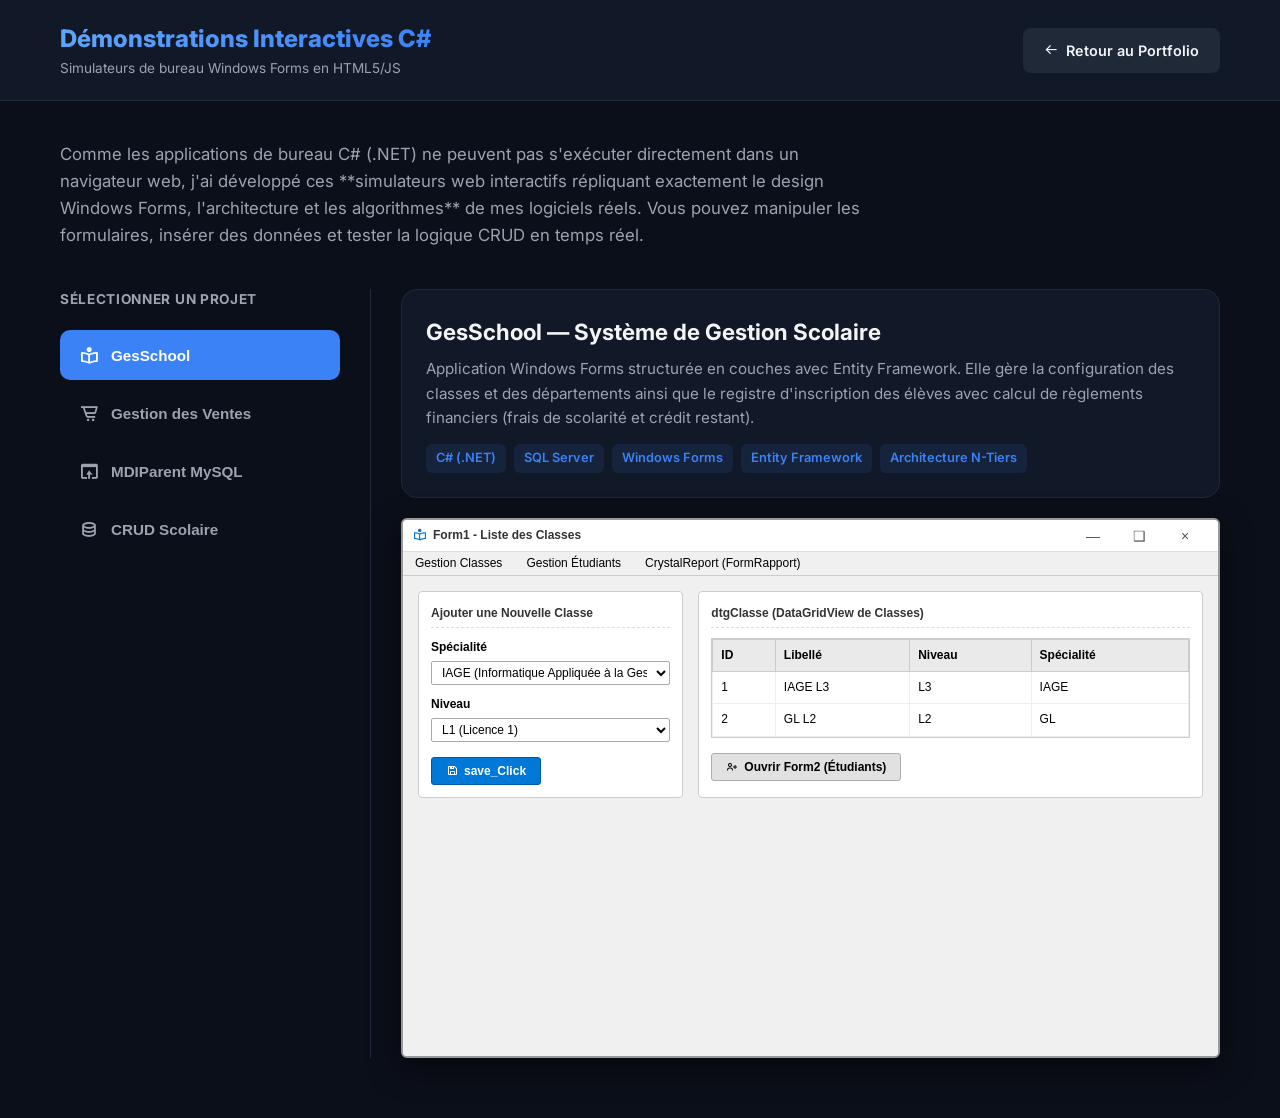
<file: csharp_projects_demo.html>
<!DOCTYPE html>
<html lang="fr">
<head>
    <meta charset="UTF-8">
    <meta name="viewport" content="width=device-width, initial-scale=1.0">
    <title>Démonstrations Interactives C# • Alima Thiam</title>
    <!-- Boxicons -->
    <link href="https://unpkg.com/boxicons@2.1.4/css/boxicons.min.css" rel="stylesheet">
    <!-- Google Fonts -->
    <link href="https://fonts.googleapis.com/css2?family=Inter:wght@300;400;500;600;700;800&family=JetBrains+Mono:wght@400;700&family=Segoe+UI:wght@400;600;700&display=swap" rel="stylesheet">
    <style>
        :root {
            --bg-main: #0b0f19;
            --bg-secondary: #111827;
            --border-color: #1f2937;
            --text-main: #f3f4f6;
            --text-muted: #9ca3af;
            --accent: #3b82f6;
            --accent-hover: #2563eb;
            --win-bg: #f0f0f0;
            --win-border: #999;
            --win-text: #000;
            --win-blue: #0078d7;
            --win-hover: #e5f1fb;
        }

        * {
            margin: 0;
            padding: 0;
            box-sizing: border-box;
        }

        body {
            font-family: 'Inter', sans-serif;
            background-color: var(--bg-main);
            color: var(--text-main);
            line-height: 1.6;
            padding-bottom: 60px;
        }

        header {
            background-color: var(--bg-secondary);
            border-bottom: 1px solid var(--border-color);
            padding: 20px 0;
            position: sticky;
            top: 0;
            z-index: 100;
        }

        .header-container {
            max-width: 1200px;
            margin: 0 auto;
            display: flex;
            justify-content: space-between;
            align-items: center;
            padding: 0 20px;
        }

        .logo-area h1 {
            font-size: 1.5rem;
            font-weight: 800;
            background: linear-gradient(135deg, #60a5fa 0%, #3b82f6 100%);
            -webkit-background-clip: text;
            -webkit-text-fill-color: transparent;
        }

        .logo-area p {
            font-size: 0.85rem;
            color: var(--text-muted);
        }

        .btn-back {
            display: flex;
            align-items: center;
            gap: 8px;
            background-color: var(--border-color);
            color: var(--text-main);
            text-decoration: none;
            padding: 10px 20px;
            border-radius: 8px;
            font-size: 0.9rem;
            font-weight: 600;
            transition: all 0.2s ease;
            border: 1px solid transparent;
        }

        .btn-back:hover {
            background-color: var(--bg-main);
            border-color: var(--accent);
            color: var(--accent);
        }

        main {
            max-width: 1200px;
            margin: 40px auto 0 auto;
            padding: 0 20px;
        }

        .intro-text {
            color: var(--text-muted);
            font-size: 1.05rem;
            margin-bottom: 40px;
            max-width: 800px;
        }

        /* Tabs & Selector Layout */
        .demo-layout {
            display: grid;
            grid-template-columns: 280px 1px 1fr;
            gap: 30px;
            min-height: 600px;
        }

        .sidebar-menu {
            display: flex;
            flex-direction: column;
            gap: 8px;
        }

        .sidebar-menu h3 {
            font-size: 0.85rem;
            text-transform: uppercase;
            letter-spacing: 0.05em;
            color: var(--text-muted);
            margin-bottom: 12px;
        }

        .tab-btn {
            background: none;
            border: 1px solid transparent;
            color: var(--text-muted);
            padding: 14px 18px;
            text-align: left;
            border-radius: 10px;
            cursor: pointer;
            font-size: 0.95rem;
            font-weight: 600;
            display: flex;
            align-items: center;
            gap: 12px;
            transition: all 0.2s ease;
        }

        .tab-btn i {
            font-size: 1.25rem;
        }

        .tab-btn:hover {
            background-color: rgba(59, 130, 246, 0.05);
            color: var(--text-main);
        }

        .tab-btn.active {
            background-color: var(--accent);
            color: #fff;
        }

        .divider {
            background-color: var(--border-color);
        }

        .demo-content {
            display: flex;
            flex-direction: column;
            gap: 20px;
        }

        .project-meta-info {
            background-color: var(--bg-secondary);
            border: 1px solid var(--border-color);
            padding: 24px;
            border-radius: 16px;
        }

        .project-meta-info h2 {
            font-size: 1.4rem;
            font-weight: 700;
            margin-bottom: 8px;
        }

        .project-meta-info p {
            color: var(--text-muted);
            font-size: 0.95rem;
        }

        .tech-tags {
            display: flex;
            flex-wrap: wrap;
            gap: 8px;
            margin-top: 14px;
        }

        .tech-tag {
            background-color: rgba(59, 130, 246, 0.1);
            color: var(--accent);
            padding: 4px 10px;
            border-radius: 6px;
            font-size: 0.8rem;
            font-weight: 600;
        }

        /* ----------------------------------------------------
           Windows Forms Styling (Simulator Sandbox)
        ---------------------------------------------------- */
        .winforms-container {
            width: 100%;
            background-color: var(--win-bg);
            color: var(--win-text);
            border: 2px solid var(--win-border);
            border-radius: 6px;
            font-family: 'Segoe UI', Tahoma, Geneva, Verdana, sans-serif;
            font-size: 12px;
            box-shadow: 0 10px 30px rgba(0,0,0,0.5);
            overflow: hidden;
            display: none;
        }

        .winforms-container.active {
            display: block;
        }

        /* WinForms Title Bar */
        .winforms-titlebar {
            background-color: #ffffff;
            height: 32px;
            display: flex;
            align-items: center;
            justify-content: space-between;
            padding: 0 10px;
            border-bottom: 1px solid #ddd;
            user-select: none;
        }

        .winforms-icon-title {
            display: flex;
            align-items: center;
            gap: 6px;
            font-weight: 600;
            color: #333;
        }

        .winforms-icon-title i {
            color: var(--win-blue);
            font-size: 14px;
        }

        .winforms-controls {
            display: flex;
            height: 100%;
        }

        .win-ctrl-btn {
            width: 46px;
            height: 32px;
            background: none;
            border: none;
            display: flex;
            align-items: center;
            justify-content: center;
            font-size: 14px;
            color: #555;
            cursor: pointer;
            transition: background 0.15s;
        }

        .win-ctrl-btn:hover {
            background-color: #e5e5e5;
        }

        .win-ctrl-btn.close:hover {
            background-color: #e81123;
            color: white;
        }

        /* WinForms Menu Bar */
        .winforms-menubar {
            background-color: #f0f0f0;
            height: 24px;
            display: flex;
            align-items: center;
            padding: 0 6px;
            border-bottom: 1px solid #ccc;
            gap: 12px;
        }

        .win-menu-item {
            padding: 2px 6px;
            cursor: pointer;
            border-radius: 3px;
        }

        .win-menu-item:hover {
            background-color: #ddd;
        }

        /* WinForms Client Area */
        .winforms-client {
            padding: 15px;
            background-color: #f0f0f0;
            min-height: 480px;
            position: relative;
        }

        /* WinForms Common Layout Elements */
        .win-form-row {
            display: flex;
            gap: 15px;
            margin-bottom: 15px;
        }

        .win-panel {
            background-color: #ffffff;
            border: 1px solid #ccc;
            padding: 12px;
            border-radius: 4px;
        }

        .win-panel-title {
            font-weight: 700;
            margin-bottom: 10px;
            color: #333;
            border-bottom: 1px dashed #ddd;
            padding-bottom: 4px;
        }

        /* Controls styling */
        .win-label {
            display: block;
            margin-bottom: 4px;
            font-weight: 600;
        }

        .win-textbox {
            width: 100%;
            height: 24px;
            padding: 2px 6px;
            border: 1px solid #aaa;
            border-radius: 2px;
            font-family: inherit;
            font-size: 12px;
            outline: none;
            background-color: #fff;
            color: #000;
        }

        .win-textbox:focus {
            border-color: var(--win-blue);
        }

        .win-combobox {
            width: 100%;
            height: 24px;
            padding: 2px 6px;
            border: 1px solid #aaa;
            border-radius: 2px;
            font-family: inherit;
            font-size: 12px;
            outline: none;
            background-color: #fff;
            color: #000;
        }

        .win-btn {
            background-color: #e1e1e1;
            border: 1px solid #adadad;
            color: #000;
            padding: 6px 14px;
            cursor: pointer;
            border-radius: 3px;
            font-weight: 600;
            font-family: inherit;
            font-size: 12px;
            display: inline-flex;
            align-items: center;
            gap: 6px;
            user-select: none;
        }

        .win-btn:hover {
            background-color: #e5f1fb;
            border-color: #0078d7;
        }

        .win-btn.primary {
            background-color: #0078d7;
            color: white;
            border-color: #005a9e;
        }

        .win-btn.primary:hover {
            background-color: #005a9e;
        }

        .win-btn.danger {
            background-color: #f44336;
            color: white;
            border-color: #d32f2f;
        }

        .win-btn.danger:hover {
            background-color: #d32f2f;
        }

        /* WinForms GridView (DataGridView) */
        .win-datagridview {
            width: 100%;
            border-collapse: collapse;
            background-color: #fff;
            border: 1px solid #ccc;
        }

        .win-datagridview th {
            background-color: #eaeaea;
            border: 1px solid #ccc;
            padding: 6px 8px;
            text-align: left;
            font-weight: 600;
            user-select: none;
        }

        .win-datagridview td {
            border: 1px solid #eee;
            padding: 6px 8px;
            text-align: left;
            white-space: nowrap;
        }

        .win-datagridview tr.selected {
            background-color: #0078d7 !important;
            color: #fff !important;
        }

        .win-datagridview tr:hover {
            background-color: #f5f5f5;
            cursor: pointer;
        }

        .grid-container {
            overflow-x: auto;
            max-height: 250px;
            border: 1px solid #ccc;
            background-color: #fff;
        }

        /* ----------------------------------------------------
           MDIParent Window specific styling
        ---------------------------------------------------- */
        .mdi-desktop {
            background-color: #3f3f3f;
            border: 1px dashed #666;
            border-radius: 4px;
            height: 440px;
            position: relative;
            overflow: hidden;
        }

        .mdi-child-window {
            position: absolute;
            background-color: #f0f0f0;
            border: 1px solid #888;
            border-radius: 4px;
            box-shadow: 0 4px 15px rgba(0,0,0,0.3);
            width: 320px;
            display: none;
            z-index: 10;
        }

        .mdi-child-window.active {
            display: block;
        }

        .mdi-child-title {
            background-color: #ffffff;
            height: 24px;
            display: flex;
            align-items: center;
            justify-content: space-between;
            padding: 0 8px;
            font-weight: 600;
            border-bottom: 1px solid #ccc;
            cursor: move;
        }

        .mdi-child-close {
            background: none;
            border: none;
            cursor: pointer;
            font-weight: 700;
            color: #777;
        }

        .mdi-child-close:hover {
            color: #d9534f;
        }

        .mdi-child-body {
            padding: 10px;
            font-size: 11px;
        }

        /* ----------------------------------------------------
           Sales simulation specific layout
        ---------------------------------------------------- */
        .kpi-container {
            display: grid;
            grid-template-columns: repeat(3, 1fr);
            gap: 10px;
            margin-bottom: 15px;
        }

        .kpi-card {
            background-color: #fff;
            border: 1px solid #ccc;
            padding: 10px;
            border-radius: 4px;
            text-align: center;
        }

        .kpi-val {
            font-size: 18px;
            font-weight: bold;
            color: var(--win-blue);
        }

        /* Custom C# MessageBox.Show overlay */
        .csharp-messagebox {
            position: absolute;
            top: 50%;
            left: 50%;
            transform: translate(-50%, -50%);
            background-color: #f0f0f0;
            border: 1px solid #0078d7;
            box-shadow: 0 5px 25px rgba(0,0,0,0.4);
            width: 300px;
            z-index: 999;
            font-family: 'Segoe UI', sans-serif;
            display: none;
        }

        .cs-msg-title {
            background-color: #ffffff;
            padding: 6px 10px;
            font-weight: 600;
            font-size: 12px;
            border-bottom: 1px solid #ddd;
        }

        .cs-msg-body {
            padding: 18px 15px;
            font-size: 12px;
            display: flex;
            align-items: center;
            gap: 12px;
        }

        .cs-msg-body i {
            font-size: 24px;
            color: #0078d7;
        }

        .cs-msg-buttons {
            background-color: #e1e1e1;
            padding: 8px 10px;
            text-align: right;
            display: flex;
            justify-content: flex-end;
            gap: 8px;
        }

        /* =====================================================
           RESPONSIVE — TABLETTE (max 900px)
        ===================================================== */
        @media (max-width: 900px) {
            .demo-layout {
                grid-template-columns: 1fr;
            }
            .divider {
                display: none;
            }
            .kpi-container {
                grid-template-columns: repeat(2, 1fr);
            }
        }

        /* =====================================================
           RESPONSIVE — MOBILE (max 600px)
        ===================================================== */
        @media (max-width: 600px) {

            /* Header */
            .header-container {
                flex-direction: column;
                align-items: flex-start;
                gap: 12px;
                padding: 0 16px;
            }

            .logo-area h1 {
                font-size: 1.1rem;
            }

            .btn-back {
                font-size: 0.82rem;
                padding: 8px 14px;
            }

            /* Main padding */
            main {
                margin-top: 24px;
                padding: 0 14px;
            }

            .intro-text {
                font-size: 0.93rem;
                margin-bottom: 24px;
            }

            /* Sidebar tabs → horizontal scroll row */
            .sidebar-menu {
                flex-direction: row;
                overflow-x: auto;
                gap: 8px;
                padding-bottom: 6px;
            }

            .tab-btn {
                flex-shrink: 0;
                padding: 10px 14px;
                font-size: 0.85rem;
            }

            /* Form rows stack vertically */
            .win-form-row {
                flex-direction: column;
                gap: 10px;
            }

            /* WinForms client area — remove fixed min-height */
            .winforms-client {
                min-height: unset;
                padding: 10px;
            }

            /* KPI cards → single column */
            .kpi-container {
                grid-template-columns: 1fr;
            }

            /* DataGrid — allow horizontal scroll, remove nowrap */
            .grid-container {
                overflow-x: auto;
            }

            .win-datagridview td {
                white-space: normal;
                word-break: break-word;
                font-size: 11px;
                padding: 4px 6px;
            }

            .win-datagridview th {
                font-size: 11px;
                padding: 4px 6px;
            }

            /* MDI child windows — fit screen width */
            .mdi-child-window {
                width: calc(100% - 20px);
                position: relative;
                top: unset !important;
                left: unset !important;
                margin: 8px auto;
            }

            .mdi-desktop {
                height: auto;
                min-height: 300px;
                display: flex;
                flex-direction: column;
                overflow-y: auto;
            }

            /* MessageBox overlay */
            .csharp-messagebox {
                width: calc(100% - 30px);
            }

            /* Project meta info */
            .project-meta-info {
                padding: 16px;
            }

            .project-meta-info h2 {
                font-size: 1.1rem;
            }

            /* WinForms title bar controls shrink */
            .win-ctrl-btn {
                width: 36px;
            }
        }
    </style>
</head>
<body>

    <header>
        <div class="header-container">
            <div class="logo-area">
                <h1>Démonstrations Interactives C#</h1>
                <p>Simulateurs de bureau Windows Forms en HTML5/JS</p>
            </div>
            <a href="index.html#projects" class="btn-back">
                <i class='bx bx-arrow-back'></i> Retour au Portfolio
            </a>
        </div>
    </header>

    <main>
        <p class="intro-text">
            Comme les applications de bureau C# (.NET) ne peuvent pas s'exécuter directement dans un navigateur web, j'ai développé ces **simulateurs web interactifs répliquant exactement le design Windows Forms, l'architecture et les algorithmes** de mes logiciels réels. Vous pouvez manipuler les formulaires, insérer des données et tester la logique CRUD en temps réel.
        </p>

        <div class="demo-layout">
            <!-- Sidebar Project selector -->
            <div class="sidebar-menu">
                <h3>Sélectionner un projet</h3>
                <button class="tab-btn active" onclick="switchProject('ges_school')">
                    <i class='bx bx-book-reader'></i> GesSchool
                </button>
                <button class="tab-btn" onclick="switchProject('gestion_ventes')">
                    <i class='bx bx-cart-alt'></i> Gestion des Ventes
                </button>
                <button class="tab-btn" onclick="switchProject('mdi_parent')">
                    <i class='bx bx-window-open'></i> MDIParent MySQL
                </button>
                <button class="tab-btn" onclick="switchProject('crud_scolaire')">
                    <i class='bx bx-data'></i> CRUD Scolaire
                </button>
            </div>

            <div class="divider"></div>

            <!-- Demo Contents Area -->
            <div class="demo-content">

                <!-- 1. GESSCHOOL METADATA & SIMULATION -->
                <div class="project-meta-info" id="meta-ges_school">
                    <h2>GesSchool — Système de Gestion Scolaire</h2>
                    <p>
                        Application Windows Forms structurée en couches avec Entity Framework. Elle gère la configuration des classes et des départements ainsi que le registre d'inscription des élèves avec calcul de règlements financiers (frais de scolarité et crédit restant).
                    </p>
                    <div class="tech-tags">
                        <span class="tech-tag">C# (.NET)</span>
                        <span class="tech-tag">SQL Server</span>
                        <span class="tech-tag">Windows Forms</span>
                        <span class="tech-tag">Entity Framework</span>
                        <span class="tech-tag">Architecture N-Tiers</span>
                    </div>
                </div>

                <!-- GesSchool Sandbox -->
                <div class="winforms-container active" id="sandbox-ges_school">
                    <div class="winforms-titlebar">
                        <div class="winforms-icon-title">
                            <i class='bx bx-book-reader'></i>
                            <span id="gesschool-title">Form1 - Liste des Classes</span>
                        </div>
                        <div class="winforms-controls">
                            <button class="win-ctrl-btn" aria-label="Réduire">—</button>
                            <button class="win-ctrl-btn" aria-label="Agrandir">❑</button>
                            <button class="win-ctrl-btn close" aria-label="Fermer">&times;</button>
                        </div>
                    </div>
                    <div class="winforms-menubar">
                        <span class="win-menu-item" onclick="toggleGesSchoolForm('classe')">Gestion Classes</span>
                        <span class="win-menu-item" onclick="toggleGesSchoolForm('etudiant')">Gestion Étudiants</span>
                        <span class="win-menu-item" onclick="toggleGesSchoolForm('rapport')">CrystalReport (FormRapport)</span>
                    </div>

                    <!-- Client Area -->
                    <div class="winforms-client">
                        <!-- Global Alert Box -->
                        <div id="msgbox-ges_school" class="csharp-messagebox">
                            <div class="cs-msg-title">GesSchool System</div>
                            <div class="cs-msg-body">
                                <i class='bx bx-info-circle'></i>
                                <span id="msgbox-text-ges_school">Message</span>
                            </div>
                            <div class="cs-msg-buttons">
                                <button class="win-btn primary" onclick="closeMessageBox('ges_school')">OK</button>
                            </div>
                        </div>

                        <!-- 1. Formulaire Classes (Form1) -->
                        <div id="gesschool-classe-panel">
                            <div class="win-form-row">
                                <div class="win-panel" style="flex: 1;">
                                    <div class="win-panel-title">Ajouter une Nouvelle Classe</div>
                                    <div style="margin-bottom: 10px;">
                                        <label class="win-label">Spécialité</label>
                                        <select id="gs-spec" class="win-combobox">
                                            <option value="IAGE">IAGE (Informatique Appliquée à la Gestion)</option>
                                            <option value="GL">GL (Génie Logiciel)</option>
                                            <option value="CD">CD (Création Digitale)</option>
                                        </select>
                                    </div>
                                    <div style="margin-bottom: 15px;">
                                        <label class="win-label">Niveau</label>
                                        <select id="gs-niv" class="win-combobox">
                                            <option value="L1">L1 (Licence 1)</option>
                                            <option value="L2">L2 (Licence 2)</option>
                                            <option value="L3">L3 (Licence 3)</option>
                                        </select>
                                    </div>
                                    <button class="win-btn primary" onclick="gsSaveClasse()">
                                        <i class='bx bx-save'></i> save_Click
                                    </button>
                                </div>

                                <div class="win-panel" style="flex: 2;">
                                    <div class="win-panel-title">dtgClasse (DataGridView de Classes)</div>
                                    <div class="grid-container">
                                        <table class="win-datagridview" id="gs-classe-grid">
                                            <thead>
                                                <tr>
                                                    <th>ID</th>
                                                    <th>Libellé</th>
                                                    <th>Niveau</th>
                                                    <th>Spécialité</th>
                                                </tr>
                                            </thead>
                                            <tbody>
                                                <!-- Dyn -->
                                            </tbody>
                                        </table>
                                    </div>
                                    <div style="margin-top: 15px; display: flex; gap: 10px;">
                                        <button class="win-btn" onclick="toggleGesSchoolForm('etudiant')">
                                            <i class='bx bx-user-plus'></i> Ouvrir Form2 (Étudiants)
                                        </button>
                                    </div>
                                </div>
                            </div>
                        </div>

                        <!-- 2. Formulaire Étudiants (Form2) -->
                        <div id="gesschool-etudiant-panel" style="display: none;">
                            <div class="win-form-row">
                                <div class="win-panel" style="flex: 1;">
                                    <div class="win-panel-title">Saisie d'un Étudiant</div>
                                    <div style="margin-bottom: 8px;">
                                        <label class="win-label">Nom</label>
                                        <input type="text" id="gs-nom" class="win-textbox">
                                    </div>
                                    <div style="margin-bottom: 8px;">
                                        <label class="win-label">Prénom</label>
                                        <input type="text" id="gs-prenom" class="win-textbox">
                                    </div>
                                    <div style="margin-bottom: 8px;">
                                        <label class="win-label">Année Scolaire</label>
                                        <input type="number" id="gs-anne" class="win-textbox" value="2026">
                                    </div>
                                    <div style="margin-bottom: 8px;">
                                        <label class="win-label">Montant Réglé</label>
                                        <input type="number" id="gs-montant" class="win-textbox" value="500000">
                                    </div>
                                    <div style="margin-bottom: 8px;">
                                        <label class="win-label">Crédit Restant</label>
                                        <input type="number" id="gs-credit" class="win-textbox" value="300000">
                                    </div>
                                    <div style="margin-bottom: 12px;">
                                        <label class="win-label">Classe</label>
                                        <select id="gs-etud-classe" class="win-combobox">
                                            <!-- Dyn -->
                                        </select>
                                    </div>
                                    <div style="display: flex; gap: 8px;">
                                        <button class="win-btn primary" onclick="gsSaveEtudiant()">Valider</button>
                                        <button class="win-btn danger" onclick="gsDeleteEtudiant()">Supprimer</button>
                                    </div>
                                </div>

                                <div class="win-panel" style="flex: 2;">
                                    <div class="win-panel-title">dtgEtudiant (DataGridView d'Étudiants)</div>
                                    <div class="grid-container">
                                        <table class="win-datagridview" id="gs-etudiant-grid">
                                            <thead>
                                                <tr>
                                                    <th>ID</th>
                                                    <th>Prénom</th>
                                                    <th>Nom</th>
                                                    <th>Année S.</th>
                                                    <th>Classe</th>
                                                    <th>Réglé</th>
                                                    <th>Crédit</th>
                                                </tr>
                                            </thead>
                                            <tbody>
                                                <!-- Dyn -->
                                            </tbody>
                                        </table>
                                    </div>
                                    <div style="margin-top: 15px;">
                                        <button class="win-btn" onclick="toggleGesSchoolForm('classe')">
                                            <i class='bx bx-left-arrow-alt'></i> Retour Form1 (Classes)
                                        </button>
                                    </div>
                                </div>
                            </div>
                        </div>

                        <!-- 3. FormRapport (CrystalReport) -->
                        <div id="gesschool-rapport-panel" style="display: none;">
                            <div class="win-panel">
                                <div class="win-panel-title">FormRapport - Aperçu avant impression (CrystalReport Viewer)</div>
                                <div style="background-color: #fff; border: 1px solid #aaa; padding: 20px; min-height: 300px; font-family: monospace;">
                                    <h2 style="text-align: center; border-bottom: 2px solid #000; padding-bottom: 10px; margin-bottom: 20px;">RAPPORT ANNUEL DES INSCRIPTIONS - GESSCHOOL</h2>
                                    <div style="display: flex; justify-content: space-between; margin-bottom: 15px;">
                                        <span>Date de génération : 23/08/2026</span>
                                        <span>Année Académique : 2025/2026</span>
                                    </div>
                                    <table style="width: 100%; border-collapse: collapse; margin-top: 20px;">
                                        <thead>
                                            <tr style="border-bottom: 1px solid #000;">
                                                <th style="text-align: left;">Classe</th>
                                                <th style="text-align: center;">Inscrits</th>
                                                <th style="text-align: right;">Total Réglé (FCFA)</th>
                                                <th style="text-align: right;">Crédits (FCFA)</th>
                                            </tr>
                                        </thead>
                                        <tbody>
                                            <tr>
                                                <td>IAGE L3</td>
                                                <td style="text-align: center;">1</td>
                                                <td style="text-align: right;">600 000</td>
                                                <td style="text-align: right;">200 000</td>
                                            </tr>
                                            <tr>
                                                <td>GL L2</td>
                                                <td style="text-align: center;">1</td>
                                                <td style="text-align: right;">450 000</td>
                                                <td style="text-align: right;">350 000</td>
                                            </tr>
                                        </tbody>
                                    </table>
                                    <div style="margin-top: 40px; text-align: right; font-weight: bold; border-top: 1px dashed #000; padding-top: 10px;">
                                        Chiffre d'Affaires Scolaire Prévisionnel : 1 600 000 FCFA
                                    </div>
                                </div>
                                <div style="margin-top: 15px;">
                                    <button class="win-btn" onclick="showMessageBox('ges_school', 'Lancement de l\'impression CrystalReport...')">
                                        <i class='bx bx-printer'></i> Imprimer Rapport
                                    </button>
                                </div>
                            </div>
                        </div>

                    </div>
                </div>

                <!-- 2. GESTION DES VENTES METADATA & SIMULATION -->
                <div class="project-meta-info" id="meta-gestion_ventes" style="display: none;">
                    <h2>Gestion des Ventes — Facturation & Stock</h2>
                    <p>
                        Application Windows Form commerciale. Elle gère la comptabilité des ventes, la mise à jour dynamique des stocks et la génération d'états d'impression pour les factures des clients.
                    </p>
                    <div class="tech-tags">
                        <span class="tech-tag">C# (.NET)</span>
                        <span class="tech-tag">SQL Server</span>
                        <span class="tech-tag">Windows Forms</span>
                        <span class="tech-tag">Facturation & Stock</span>
                    </div>
                </div>

                <!-- Gestion des Ventes Sandbox -->
                <div class="winforms-container" id="sandbox-gestion_ventes">
                    <div class="winforms-titlebar">
                        <div class="winforms-icon-title">
                            <i class='bx bx-cart-alt'></i>
                            <span>MainForm - Bureau Commercial de Gestion des Ventes</span>
                        </div>
                        <div class="winforms-controls">
                            <button class="win-ctrl-btn" aria-label="Réduire">—</button>
                            <button class="win-ctrl-btn" aria-label="Agrandir">❑</button>
                            <button class="win-ctrl-btn close" aria-label="Fermer">&times;</button>
                        </div>
                    </div>
                    <div class="winforms-menubar">
                        <span class="win-menu-item">Fichier</span>
                        <span class="win-menu-item">Données</span>
                    </div>

                    <!-- Client Area with Sidebar Navigation -->
                    <div class="winforms-client" style="padding: 0; display: flex; min-height: 480px;">
                        
                        <!-- Left Navigation Panel simulating MainForm.cs buttons -->
                        <div style="width: 140px; background-color: #e1e1e1; border-right: 1px solid #ccc; padding: 10px; display: flex; flex-direction: column; gap: 8px;">
                            <button class="win-btn" style="width: 100%; justify-content: flex-start;" onclick="switchSalesPanel('dashboard')">
                                <i class='bx bxs-dashboard'></i> Dashboard
                            </button>
                            <button class="win-btn" style="width: 100%; justify-content: flex-start;" onclick="switchSalesPanel('categorie')">
                                <i class='bx bx-folder'></i> Catégories
                            </button>
                            <button class="win-btn" style="width: 100%; justify-content: flex-start;" onclick="switchSalesPanel('produit')">
                                <i class='bx bx-laptop'></i> Produits
                            </button>
                            <button class="win-btn" style="width: 100%; justify-content: flex-start;" onclick="switchSalesPanel('vente')">
                                <i class='bx bx-cart'></i> Ventes
                            </button>
                            <button class="win-btn" style="width: 100%; justify-content: flex-start;" onclick="switchSalesPanel('client')">
                                <i class='bx bx-user'></i> Clients
                            </button>
                        </div>

                        <!-- Right Panel Area simulating the UserControls -->
                        <div style="flex: 1; padding: 15px; background-color: #f0f0f0;">
                            
                            <!-- Alert Box -->
                            <div id="msgbox-gestion_ventes" class="csharp-messagebox">
                                <div class="cs-msg-title">Système de Ventes</div>
                                <div class="cs-msg-body">
                                    <i class='bx bx-check-circle' style="color: #4caf50;"></i>
                                    <span id="msgbox-text-gestion_ventes">Action enregistrée</span>
                                </div>
                                <div class="cs-msg-buttons">
                                    <button class="win-btn primary" onclick="closeMessageBox('gestion_ventes')">OK</button>
                                </div>
                            </div>

                            <!-- 1. DASHBOARD PANEL -->
                            <div id="sales-panel-dashboard">
                                <div class="win-panel-title">dashboard1 - Indicateurs Clés</div>
                                <div class="kpi-container">
                                    <div class="kpi-card">
                                        <div>Chiffre d'Affaires</div>
                                        <div class="kpi-val" id="sales-total-ca">0 FCFA</div>
                                    </div>
                                    <div class="kpi-card">
                                        <div>Transactions</div>
                                        <div class="kpi-val" id="sales-count-tx">0</div>
                                    </div>
                                    <div class="kpi-card">
                                        <div>Niveau Stock (Total)</div>
                                        <div class="kpi-val" id="sales-stock-qty" style="color: #e65100;">120 pcs</div>
                                    </div>
                                </div>
                                <div class="win-panel" style="margin-top: 15px; text-align: center; padding: 40px 20px;">
                                    <i class='bx bx-trending-up' style="font-size: 40px; color: var(--win-blue);"></i>
                                    <p style="margin-top: 10px; font-weight: bold;">Performances Commerciales optimales.</p>
                                    <p style="color: #666; font-size: 11px;">Rapport connecté en base de données locale.</p>
                                </div>
                            </div>

                            <!-- 2. CATEGORIES PANEL -->
                            <div id="sales-panel-categorie" style="display: none;">
                                <div class="win-form-row">
                                    <div class="win-panel" style="flex: 1;">
                                        <div class="win-panel-title">Ajouter Catégorie</div>
                                        <div style="margin-bottom: 10px;">
                                            <label class="win-label">Nom Catégorie</label>
                                            <input type="text" id="sales-cat-input" class="win-textbox" placeholder="ex: Accessoires">
                                        </div>
                                        <button class="win-btn primary" onclick="salesAddCategory()">Valider</button>
                                    </div>
                                    <div class="win-panel" style="flex: 1.5;">
                                        <div class="win-panel-title">Liste des Catégories</div>
                                        <div class="grid-container">
                                            <table class="win-datagridview" id="sales-cat-grid">
                                                <thead>
                                                    <tr>
                                                        <th>ID</th>
                                                        <th>Libellé</th>
                                                    </tr>
                                                </thead>
                                                <tbody>
                                                    <tr><td>1</td><td>Ordinateurs</td></tr>
                                                    <tr><td>2</td><td>Écrans</td></tr>
                                                </tbody>
                                            </table>
                                        </div>
                                    </div>
                                </div>
                            </div>

                            <!-- 3. PRODUITS PANEL -->
                            <div id="sales-panel-produit" style="display: none;">
                                <div class="win-form-row">
                                    <div class="win-panel" style="flex: 1;">
                                        <div class="win-panel-title">Saisir Produit</div>
                                        <div style="margin-bottom: 8px;">
                                            <label class="win-label">Libellé</label>
                                            <input type="text" id="sales-prod-name" class="win-textbox" placeholder="ex: Dell Latitude">
                                        </div>
                                        <div style="margin-bottom: 8px;">
                                            <label class="win-label">Prix (FCFA)</label>
                                            <input type="number" id="sales-prod-price" class="win-textbox" value="300000">
                                        </div>
                                        <div style="margin-bottom: 12px;">
                                            <label class="win-label">Catégorie</label>
                                            <select id="sales-prod-cat" class="win-combobox">
                                                <option value="Ordinateurs">Ordinateurs</option>
                                                <option value="Écrans">Écrans</option>
                                            </select>
                                        </div>
                                        <button class="win-btn primary" onclick="salesAddProduct()">Ajouter Produit</button>
                                    </div>
                                    <div class="win-panel" style="flex: 1.5;">
                                        <div class="win-panel-title">Liste des Produits (produit1)</div>
                                        <div class="grid-container">
                                            <table class="win-datagridview" id="sales-prod-grid">
                                                <thead>
                                                    <tr>
                                                        <th>Produit</th>
                                                        <th>Catégorie</th>
                                                        <th>Prix U. (FCFA)</th>
                                                    </tr>
                                                </thead>
                                                <tbody>
                                                    <!-- Dyn -->
                                                </tbody>
                                            </table>
                                        </div>
                                    </div>
                                </div>
                            </div>

                            <!-- 4. VENTES PANEL -->
                            <div id="sales-panel-vente" style="display: none;">
                                <div class="win-form-row">
                                    <div class="win-panel" style="flex: 1;">
                                        <div class="win-panel-title">vente1 - Facturation</div>
                                        <div style="margin-bottom: 8px;">
                                            <label class="win-label">Produit</label>
                                            <select id="sale-prod" class="win-combobox" onchange="salesUpdateUnitPrice()">
                                                <option value="Laptop HP">Laptop HP EliteBook</option>
                                                <option value="Écran Dell">Écran Dell 24"</option>
                                                <option value="Clavier USB">Clavier USB Logitech</option>
                                            </select>
                                        </div>
                                        <div style="margin-bottom: 8px;">
                                            <label class="win-label">Prix Unitaire (FCFA)</label>
                                            <input type="text" id="sale-prix" class="win-textbox" readonly value="450000">
                                        </div>
                                        <div style="margin-bottom: 12px;">
                                            <label class="win-label">Quantité</label>
                                            <input type="number" id="sale-qte" class="win-textbox" value="1" min="1">
                                        </div>
                                        <button class="win-btn primary" onclick="salesProcessOrder()">
                                            <i class='bx bx-receipt'></i> Enregistrer Vente
                                        </button>
                                    </div>
                                    <div class="win-panel" style="flex: 1.5;">
                                        <div class="win-panel-title">Journal des Ventes de la Journée</div>
                                        <div class="grid-container">
                                            <table class="win-datagridview" id="sales-grid">
                                                <thead>
                                                    <tr>
                                                        <th>Numéro</th>
                                                        <th>Produit</th>
                                                        <th>Qte</th>
                                                        <th>Prix U.</th>
                                                        <th>Total (FCFA)</th>
                                                    </tr>
                                                </thead>
                                                <tbody>
                                                    <!-- Dyn -->
                                                </tbody>
                                            </table>
                                        </div>
                                    </div>
                                </div>
                            </div>

                            <!-- 5. CLIENTS PANEL -->
                            <div id="sales-panel-client" style="display: none;">
                                <div class="win-form-row">
                                    <div class="win-panel" style="flex: 1;">
                                        <div class="win-panel-title">client1 - Fiche Client</div>
                                        <div style="margin-bottom: 8px;">
                                            <label class="win-label">Nom Complet</label>
                                            <input type="text" id="sales-cli-name" class="win-textbox" placeholder="ex: Amadou Diop">
                                        </div>
                                        <div style="margin-bottom: 12px;">
                                            <label class="win-label">Téléphone</label>
                                            <input type="text" id="sales-cli-phone" class="win-textbox" placeholder="77 xxx xx xx">
                                        </div>
                                        <button class="win-btn primary" onclick="salesAddClient()">Enregistrer Client</button>
                                    </div>
                                    <div class="win-panel" style="flex: 1.5;">
                                        <div class="win-panel-title">Registre Clientèle</div>
                                        <div class="grid-container">
                                            <table class="win-datagridview" id="sales-client-grid">
                                                <thead>
                                                    <tr>
                                                        <th>ID</th>
                                                        <th>Nom</th>
                                                        <th>Téléphone</th>
                                                    </tr>
                                                </thead>
                                                <tbody>
                                                    <tr><td>1</td><td>Amadou Diop</td><td>77 555 12 34</td></tr>
                                                    <tr><td>2</td><td>Awa Sow</td><td>78 123 45 67</td></tr>
                                                </tbody>
                                            </table>
                                        </div>
                                    </div>
                                </div>
                            </div>

                        </div>
                    </div>
                </div>

                <!-- 3. MDIPARENT MYSQL METADATA & SIMULATION -->
                <div class="project-meta-info" id="meta-mdi_parent" style="display: none;">
                    <h2>MDIParent MySQL — Administration Multi-Fenêtres</h2>
                    <p>
                        Application Windows Forms implémentant l'architecture de conteneur de fenêtres enfants (MDI) et la connexion ADO.NET à un serveur de base de données MySQL distant pour administrer les entités.
                    </p>
                    <div class="tech-tags">
                        <span class="tech-tag">C# (.NET)</span>
                        <span class="tech-tag">MySQL Database</span>
                        <span class="tech-tag">Windows Forms</span>
                        <span class="tech-tag">MDI Architecture</span>
                    </div>
                </div>

                <!-- MDIParent Sandbox -->
                <div class="winforms-container" id="sandbox-mdi_parent">
                    <div class="winforms-titlebar">
                        <div class="winforms-icon-title">
                            <i class='bx bx-window-open'></i>
                            <span>MDIParentMain - Application d'Administration MySQL</span>
                        </div>
                        <div class="winforms-controls">
                            <button class="win-ctrl-btn" aria-label="Réduire">—</button>
                            <button class="win-ctrl-btn" aria-label="Agrandir">❑</button>
                            <button class="win-ctrl-btn close" aria-label="Fermer">&times;</button>
                        </div>
                    </div>
                    <div class="winforms-menubar">
                        <span class="win-menu-item" onclick="openMdiWindow('formCat')">Gérer Catégories</span>
                        <span class="win-menu-item" onclick="openMdiWindow('formProd')">Gérer Produits</span>
                        <span class="win-menu-item" onclick="openMdiWindow('formEmp')">Gérer Employés</span>
                    </div>

                    <!-- Client Area (MDI Desktop Container) -->
                    <div class="winforms-client" style="padding: 10px;">
                        <div class="mdi-desktop" id="mdi-desktop-container">
                            <p style="color: #888; text-align: center; margin-top: 180px; font-family: monospace; font-size: 11px;">
                                [MDI Parent Client Area - Cliquez sur le menu pour charger des formulaires]
                            </p>

                            <!-- MDI Form 1: Categories -->
                            <div class="mdi-child-window" id="formCat" style="top: 20px; left: 20px;">
                                <div class="mdi-child-title">
                                    <span>FormCategorie (MySQL Table: categorie)</span>
                                    <button class="mdi-child-close" onclick="closeMdiWindow('formCat')">&times;</button>
                                </div>
                                <div class="mdi-child-body">
                                    <div style="margin-bottom: 8px;">
                                        <label class="win-label">Nom Catégorie</label>
                                        <input type="text" class="win-textbox" id="mdi-cat-name" placeholder="ex: Informatique">
                                    </div>
                                    <button class="win-btn primary" onclick="showMessageBox('mdi_parent', 'Connexion MySQL etablie. Categorie enregistree !')">Ajouter</button>
                                </div>
                            </div>

                            <!-- MDI Form 2: Produits -->
                            <div class="mdi-child-window" id="formProd" style="top: 80px; left: 100px;">
                                <div class="mdi-child-title">
                                    <span>FormProduit (MySQL Table: produit)</span>
                                    <button class="mdi-child-close" onclick="closeMdiWindow('formProd')">&times;</button>
                                </div>
                                <div class="mdi-child-body">
                                    <div style="margin-bottom: 6px;">
                                        <label class="win-label">Libellé Produit</label>
                                        <input type="text" class="win-textbox" placeholder="ex: Clavier">
                                    </div>
                                    <div style="margin-bottom: 8px;">
                                        <label class="win-label">Catégorie ID</label>
                                        <input type="number" class="win-textbox" placeholder="1">
                                    </div>
                                    <button class="win-btn primary" onclick="showMessageBox('mdi_parent', 'INSERT INTO produit exécuté avec succès sur MySQL !')">Valider</button>
                                </div>
                            </div>

                            <!-- MDI Form 3: Employes -->
                            <div class="mdi-child-window" id="formEmp" style="top: 140px; left: 180px;">
                                <div class="mdi-child-title">
                                    <span>FormEmployee (MySQL Table: employee)</span>
                                    <button class="mdi-child-close" onclick="closeMdiWindow('formEmp')">&times;</button>
                                </div>
                                <div class="mdi-child-body">
                                    <div style="margin-bottom: 6px;">
                                        <label class="win-label">Nom Complet</label>
                                        <input type="text" class="win-textbox" placeholder="Alima Thiam">
                                    </div>
                                    <div style="margin-bottom: 8px;">
                                        <label class="win-label">Poste</label>
                                        <input type="text" class="win-textbox" placeholder="Développeuse C#">
                                    </div>
                                    <button class="win-btn primary" onclick="showMessageBox('mdi_parent', 'Employé sauvegardé dans MySQL.')">Enregistrer</button>
                                </div>
                            </div>

                        </div>
                    </div>
                </div>

                <!-- 4. CRUD SCOLAIRE METADATA & SIMULATION -->
                <div class="project-meta-info" id="meta-crud_scolaire" style="display: none;">
                    <h2>CRUD Scolaire — Gestion Étudiants Simple</h2>
                    <p>
                        Application Windows Forms développée pour automatiser les tâches basiques d'administration scolaire en liant des champs d'édition (Nom, Prénom, Classe) directement aux transactions CRUD SQL Server.
                    </p>
                    <div class="tech-tags">
                        <span class="tech-tag">C# (.NET)</span>
                        <span class="tech-tag">SQL Server</span>
                        <span class="tech-tag">Windows Forms</span>
                        <span class="tech-tag">Logic CRUD</span>
                    </div>
                </div>

                <!-- CRUD Scolaire Sandbox -->
                <div class="winforms-container" id="sandbox-crud_scolaire">
                    <div class="winforms-titlebar">
                        <div class="winforms-icon-title">
                            <i class='bx bx-data'></i>
                            <span id="crudscolaire-title">Form3 - Authentification</span>
                        </div>
                        <div class="winforms-controls">
                            <button class="win-ctrl-btn" aria-label="Réduire">—</button>
                            <button class="win-ctrl-btn" aria-label="Agrandir">❑</button>
                            <button class="win-ctrl-btn close" aria-label="Fermer">&times;</button>
                        </div>
                    </div>
                    
                    <!-- Top Menu Bar - hidden during login, visible when inside Form4 -->
                    <div class="winforms-menubar" id="crud-menubar" style="display: none;">
                        <span class="win-menu-item" onclick="openCrudSubForm('classe')">Gestion Classes (Form1)</span>
                        <span class="win-menu-item" onclick="openCrudSubForm('etudiant')">Gestion Étudiants (Form2)</span>
                        <span class="win-menu-item" onclick="resetCrudRedirection()">Déconnexion</span>
                    </div>

                    <!-- Client Area -->
                    <div class="winforms-client">
                        <!-- Alert Box -->
                        <div id="msgbox-crud_scolaire" class="csharp-messagebox">
                            <div class="cs-msg-title">Database CRUD</div>
                            <div class="cs-msg-body">
                                <i class='bx bx-check-shield' style="color: #2196f3; font-size: 24px;"></i>
                                <span id="msgbox-text-crud_scolaire">Succès !</span>
                            </div>
                            <div class="cs-msg-buttons">
                                <button class="win-btn primary" onclick="closeMessageBox('crud_scolaire')">OK</button>
                            </div>
                        </div>

                        <!-- 1. Form3 - Simulated Login Screen -->
                        <div id="crud-panel-login" style="max-width: 320px; margin: 60px auto; padding: 20px; background-color: #fff; border: 1px solid #ccc; border-radius: 4px;">
                            <div class="win-panel-title" style="text-align: center; font-size: 13px;">Login Form</div>
                            <div style="margin-bottom: 10px;">
                                <label class="win-label">Nom d'utilisateur</label>
                                <input type="text" id="crud-login-user" class="win-textbox" value="admin">
                            </div>
                            <div style="margin-bottom: 15px;">
                                <label class="win-label">Mot de passe</label>
                                <input type="password" id="crud-login-pass" class="win-textbox" value="admin">
                            </div>
                            <button class="win-btn primary" style="width: 100%; justify-content: center;" onclick="crudLoginProcess()">
                                <i class='bx bx-log-in'></i> btnlogin_Click
                            </button>
                        </div>

                        <!-- 2. Form4 - Main Navigation menu (redirection) -->
                        <div id="crud-panel-menu" style="display: none; padding: 40px 20px; text-align: center;">
                            <div class="win-panel" style="max-width: 480px; margin: 0 auto;">
                                <div class="win-panel-title">Form4 - Menu Principal</div>
                                <p style="color: #555; margin-bottom: 20px;">Connexion réussie ! Choisissez un formulaire à charger :</p>
                                <div style="display: flex; justify-content: center; gap: 15px;">
                                    <button class="win-btn" onclick="openCrudSubForm('classe')">
                                        <i class='bx bx-category'></i> Ouvrir Form1 (Classes)
                                    </button>
                                    <button class="win-btn" onclick="openCrudSubForm('etudiant')">
                                        <i class='bx bx-user-pin'></i> Ouvrir Form2 (Étudiants)
                                    </button>
                                </div>
                            </div>
                        </div>

                        <!-- 3. Form1 - Classes Management -->
                        <div id="crud-panel-classe" style="display: none;">
                            <div class="win-form-row">
                                <div class="win-panel" style="flex: 1;">
                                    <div class="win-panel-title">Form1 - Enregistrer Classe</div>
                                    <div style="margin-bottom: 8px;">
                                        <label class="win-label">Niveau</label>
                                        <select id="crud-c-niv" class="win-combobox">
                                            <option value="L1">L1</option>
                                            <option value="L2">L2</option>
                                            <option value="L3">L3</option>
                                        </select>
                                    </div>
                                    <div style="margin-bottom: 12px;">
                                        <label class="win-label">Spécialité</label>
                                        <select id="crud-c-spec" class="win-combobox">
                                            <option value="IAGE">IAGE</option>
                                            <option value="GL">GL</option>
                                            <option value="CD">CD</option>
                                        </select>
                                    </div>
                                    <button class="win-btn primary" onclick="crudAddClass()">btnenreg_Click</button>
                                </div>
                                <div class="win-panel" style="flex: 2;">
                                    <div class="win-panel-title">dataGridView1 (Classes SQL Server)</div>
                                    <div class="grid-container">
                                        <table class="win-datagridview" id="crud-classe-grid">
                                            <thead>
                                                <tr>
                                                    <th>ID</th>
                                                    <th>Libellé</th>
                                                    <th>Niveau</th>
                                                    <th>Spécialité</th>
                                                </tr>
                                            </thead>
                                            <tbody>
                                                <tr><td>1</td><td>L3IAGE</td><td>L3</td><td>IAGE</td></tr>
                                                <tr><td>2</td><td>L2GL</td><td>L2</td><td>GL</td></tr>
                                            </tbody>
                                        </table>
                                    </div>
                                </div>
                            </div>
                        </div>

                        <!-- 4. Form2 - Students CRUD -->
                        <div id="crud-panel-etudiant" style="display: none;">
                            <div class="win-form-row">
                                <div class="win-panel" style="flex: 1;">
                                    <div class="win-panel-title">Form2 - Registre Étudiant</div>
                                    <div style="margin-bottom: 8px;">
                                        <label class="win-label">ID (Recherche)</label>
                                        <input type="text" id="crud-id-show" class="win-textbox" readonly placeholder="Auto-ID">
                                    </div>
                                    <div style="margin-bottom: 8px;">
                                        <label class="win-label">Nom</label>
                                        <input type="text" id="crud-nom" class="win-textbox">
                                    </div>
                                    <div style="margin-bottom: 8px;">
                                        <label class="win-label">Prénom</label>
                                        <input type="text" id="crud-prenom" class="win-textbox">
                                    </div>
                                    <div style="margin-bottom: 12px;">
                                        <label class="win-label">Classe</label>
                                        <select id="crud-classe" class="win-combobox">
                                            <option value="L3IAGE">L3IAGE</option>
                                            <option value="L2GL">L2GL</option>
                                        </select>
                                    </div>
                                    <div style="display: flex; flex-wrap: wrap; gap: 6px;">
                                        <button class="win-btn primary" onclick="crudCreate()">Ajouter</button>
                                        <button class="win-btn" onclick="crudUpdate()">Modifier</button>
                                        <button class="win-btn danger" onclick="crudDelete()">Supprimer</button>
                                        <button class="win-btn" onclick="crudClear()">Effacer</button>
                                    </div>
                                </div>

                                <div class="win-panel" style="flex: 2;">
                                    <div class="win-panel-title">dataGridView1 (Étudiants SQL Server)</div>
                                    <div class="grid-container">
                                        <table class="win-datagridview" id="crud-grid">
                                            <thead>
                                                <tr>
                                                    <th>ID</th>
                                                    <th>Prénom</th>
                                                    <th>Nom</th>
                                                    <th>Classe</th>
                                                </tr>
                                            </thead>
                                            <tbody>
                                                <!-- Dyn -->
                                            </tbody>
                                        </table>
                                    </div>
                                </div>
                            </div>
                        </div>

                    </div>
                </div>

            </div>
        </div>
    </main>

    <script>
        // Check URL Parameters to auto-load correct tab
        window.addEventListener('DOMContentLoaded', () => {
            const urlParams = new URLSearchParams(window.location.search);
            const project = urlParams.get('project');
            if (project) {
                switchProject(project);
            } else {
                initSimulators();
            }
        });

        // Toggle project sandboxes
        function switchProject(projectId) {
            const btns = document.querySelectorAll('.tab-btn');
            btns.forEach(btn => btn.classList.remove('active'));
            
            let key = '';
            if (projectId === 'ges_school') key = 'GesSchool';
            else if (projectId === 'gestion_ventes') key = 'Gestion des Ventes';
            else if (projectId === 'mdi_parent') key = 'MDIParent MySQL';
            else if (projectId === 'crud_scolaire') key = 'CRUD Scolaire';

            btns.forEach(btn => {
                if (btn.textContent.includes(key)) {
                    btn.classList.add('active');
                }
            });

            const metas = document.querySelectorAll('.project-meta-info');
            metas.forEach(meta => meta.style.display = 'none');
            const targetMeta = document.getElementById(`meta-${projectId}`);
            if (targetMeta) targetMeta.style.display = 'block';

            const sandboxes = document.querySelectorAll('.winforms-container');
            sandboxes.forEach(sb => sb.classList.remove('active'));
            const targetSandbox = document.getElementById(`sandbox-${projectId}`);
            if (targetSandbox) targetSandbox.classList.add('active');

            // Reset navigation if opening crud scolair
            if (projectId === 'crud_scolaire') {
                resetCrudRedirection();
            }
        }

        // --- GLOBAL SIMULATORS DATA STATE ---
        const gsClasses = [
            { id: 1, libelle: "IAGE L3", niveau: "L3", specialite: "IAGE" },
            { id: 2, libelle: "GL L2", niveau: "L2", specialite: "GL" }
        ];

        const gsEtudiants = [
            { id: 1, prenom: "Mouhamed", nom: "Diop", annescolaire: 2026, classe: "IAGE L3", reglement: 600000, credit: 200000 },
            { id: 2, prenom: "Khadija", nom: "Ndiaye", annescolaire: 2026, classe: "GL L2", reglement: 450000, credit: 350000 }
        ];

        const salesProducts = [
            { label: "Laptop HP EliteBook", cat: "Ordinateurs", price: 450000 },
            { label: "Écran Dell 24\"", cat: "Écrans", price: 150000 },
            { label: "Clavier USB Logitech", cat: "Ordinateurs", price: 15000 }
        ];

        const salesOrders = [
            { id: 1, produit: "Laptop HP EliteBook", qte: 1, prixU: 450000, total: 450000 },
            { id: 2, produit: "Clavier USB Logitech", qte: 2, prixU: 15000, total: 30000 }
        ];

        const crudStudents = [
            { id: 1, prenom: "Moustapha", nom: "Sow", classe: "L3IAGE" },
            { id: 2, prenom: "Fatou", nom: "Gaye", classe: "L2GL" }
        ];

        const salesCategories = [
            { id: 1, name: 'Ordinateurs' },
            { id: 2, name: 'Écrans' }
        ];

        const salesClients = [
            { id: 1, name: 'Amadou Diop', phone: '77 555 12 34' },
            { id: 2, name: 'Awa Sow', phone: '78 123 45 67' }
        ];

        let selectedGsEtudiantId = null;
        let selectedCrudId = null;

        function initSimulators() {
            renderGesSchoolClasses();
            renderGesSchoolEtudiants();
            renderSalesGrid();
            renderSalesProducts();
            renderSalesCategories();
            renderSalesClients();
            renderCrudGrid();
            renderCrudClasses();
            salesUpdateUnitPrice();
        }

        function showMessageBox(projectId, text) {
            const msgbox = document.getElementById(`msgbox-${projectId}`);
            const textEl = document.getElementById(`msgbox-text-${projectId}`);
            if (msgbox && textEl) {
                textEl.textContent = text;
                msgbox.style.display = 'block';
            }
        }

        function closeMessageBox(projectId) {
            const msgbox = document.getElementById(`msgbox-${projectId}`);
            if (msgbox) msgbox.style.display = 'none';
        }

        // --- GESSCHOOL LOGIC ---
        function toggleGesSchoolForm(type) {
            const classePanel = document.getElementById('gesschool-classe-panel');
            const etudiantPanel = document.getElementById('gesschool-etudiant-panel');
            const rapportPanel = document.getElementById('gesschool-rapport-panel');
            const title = document.getElementById('gesschool-title');

            classePanel.style.display = 'none';
            etudiantPanel.style.display = 'none';
            rapportPanel.style.display = 'none';

            if (type === 'classe') {
                classePanel.style.display = 'block';
                title.textContent = "Form1 - Liste des Classes";
            } else if (type === 'etudiant') {
                etudiantPanel.style.display = 'block';
                title.textContent = "Form2 - Saisie des Étudiants";
                populateGesSchoolClassesDropdown();
            } else if (type === 'rapport') {
                rapportPanel.style.display = 'block';
                title.textContent = "FormRapport - Aperçu avant impression";
            }
        }

        function renderGesSchoolClasses() {
            const tbody = document.querySelector('#gs-classe-grid tbody');
            tbody.innerHTML = '';
            gsClasses.forEach(c => {
                const tr = document.createElement('tr');
                tr.innerHTML = `<td>${c.id}</td><td>${c.libelle}</td><td>${c.niveau}</td><td>${c.specialite}</td>`;
                tbody.appendChild(tr);
            });
        }

        function populateGesSchoolClassesDropdown() {
            const select = document.getElementById('gs-etud-classe');
            select.innerHTML = '';
            gsClasses.forEach(c => {
                const opt = document.createElement('option');
                opt.value = c.libelle;
                opt.textContent = c.libelle;
                select.appendChild(opt);
            });
        }

        function renderGesSchoolEtudiants() {
            const tbody = document.querySelector('#gs-etudiant-grid tbody');
            tbody.innerHTML = '';
            gsEtudiants.forEach(e => {
                const tr = document.createElement('tr');
                tr.innerHTML = `<td>${e.id}</td><td>${e.prenom}</td><td>${e.nom}</td><td>${e.annescolaire}</td><td>${e.classe}</td><td>${e.reglement}</td><td>${e.credit}</td>`;
                tr.onclick = () => selectGsEtudiant(e.id, tr);
                tbody.appendChild(tr);
            });
        }

        function selectGsEtudiant(id, rowEl) {
            selectedGsEtudiantId = id;
            document.querySelectorAll('#gs-etudiant-grid tr').forEach(r => r.classList.remove('selected'));
            rowEl.classList.add('selected');

            const etud = gsEtudiants.find(e => e.id === id);
            if (etud) {
                document.getElementById('gs-nom').value = etud.nom;
                document.getElementById('gs-prenom').value = etud.prenom;
                document.getElementById('gs-anne').value = etud.annescolaire;
                document.getElementById('gs-montant').value = etud.reglement;
                document.getElementById('gs-credit').value = etud.credit;
                document.getElementById('gs-etud-classe').value = etud.classe;
            }
        }

        function gsSaveClasse() {
            const spec = document.getElementById('gs-spec').value;
            const niv = document.getElementById('gs-niv').value;
            const id = gsClasses.length > 0 ? Math.max(...gsClasses.map(c => c.id)) + 1 : 1;
            const libelle = spec + " " + niv;

            gsClasses.push({ id, libelle, niveau: niv, specialite: spec });
            renderGesSchoolClasses();
            showMessageBox('ges_school', "La classe est enregistrée avec Succès !");
        }

        function gsSaveEtudiant() {
            const nom = document.getElementById('gs-nom').value.trim();
            const prenom = document.getElementById('gs-prenom').value.trim();
            const anne = parseInt(document.getElementById('gs-anne').value);
            const montant = parseInt(document.getElementById('gs-montant').value);
            const credit = parseInt(document.getElementById('gs-credit').value);
            const classe = document.getElementById('gs-etud-classe').value;

            if (!nom || !prenom) {
                showMessageBox('ges_school', "Veuillez saisir le nom et prénom.");
                return;
            }

            if (selectedGsEtudiantId !== null) {
                const etud = gsEtudiants.find(e => e.id === selectedGsEtudiantId);
                if (etud) {
                    etud.nom = nom;
                    etud.prenom = prenom;
                    etud.annescolaire = anne;
                    etud.reglement = montant;
                    etud.credit = credit;
                    etud.classe = classe;
                    showMessageBox('ges_school', "Étudiant modifié avec Succès !");
                }
                selectedGsEtudiantId = null;
            } else {
                const id = gsEtudiants.length > 0 ? Math.max(...gsEtudiants.map(e => e.id)) + 1 : 1;
                gsEtudiants.push({ id, prenom, nom, annescolaire: anne, classe, reglement: montant, credit });
                showMessageBox('ges_school', "Étudiant enregistré avec Succès !");
            }

            document.getElementById('gs-nom').value = '';
            document.getElementById('gs-prenom').value = '';
            renderGesSchoolEtudiants();
        }

        function gsDeleteEtudiant() {
            if (selectedGsEtudiantId === null) {
                showMessageBox('ges_school', "Veuillez sélectionner un étudiant dans la grille.");
                return;
            }

            if (confirm("Voulez-vous supprimer l'étudiant sélectionné ?")) {
                const index = gsEtudiants.findIndex(e => e.id === selectedGsEtudiantId);
                if (index !== -1) {
                    gsEtudiants.splice(index, 1);
                    renderGesSchoolEtudiants();
                    showMessageBox('ges_school', "Étudiant supprimé avec succès !");
                }
                selectedGsEtudiantId = null;
            }
        }

        // --- GESTION DES VENTES LOGIC (PANELS) ---
        function switchSalesPanel(panelId) {
            const panels = ['dashboard', 'categorie', 'produit', 'vente', 'client'];
            panels.forEach(p => {
                document.getElementById(`sales-panel-${p}`).style.display = 'none';
            });
            document.getElementById(`sales-panel-${panelId}`).style.display = 'block';
        }

        function salesUpdateUnitPrice() {
            const prodLabel = document.getElementById('sale-prod').value;
            const prod = salesProducts.find(p => p.label === prodLabel);
            if (prod) {
                document.getElementById('sale-prix').value = prod.price;
            }
        }

        function renderSalesGrid() {
            const tbody = document.querySelector('#sales-grid tbody');
            tbody.innerHTML = '';
            let totalCA = 0;
            salesOrders.forEach(o => {
                const tr = document.createElement('tr');
                tr.innerHTML = `<td>TX-${o.id}</td><td>${o.produit}</td><td>${o.qte}</td><td>${o.prixU}</td><td>${o.total}</td>`;
                tbody.appendChild(tr);
                totalCA += o.total;
            });

            document.getElementById('sales-total-ca').textContent = `${totalCA.toLocaleString()} FCFA`;
            document.getElementById('sales-count-tx').textContent = salesOrders.length;
            
            const currentStock = 120 - salesOrders.reduce((acc, cur) => acc + cur.qte, 0);
            document.getElementById('sales-stock-qty').textContent = `${currentStock} pcs`;
        }

        function renderSalesProducts() {
            // Populate grid
            const tbody = document.querySelector('#sales-prod-grid tbody');
            tbody.innerHTML = '';
            salesProducts.forEach(p => {
                const tr = document.createElement('tr');
                tr.innerHTML = `<td>${p.label}</td><td>${p.cat}</td><td>${p.price.toLocaleString()}</td>`;
                tbody.appendChild(tr);
            });

            // Populate combo
            const combo = document.getElementById('sale-prod');
            combo.innerHTML = '';
            salesProducts.forEach(p => {
                const opt = document.createElement('option');
                opt.value = p.label;
                opt.textContent = p.label;
                combo.appendChild(opt);
            });
        }

        function renderSalesCategories() {
            const tbody = document.querySelector('#sales-cat-grid tbody');
            tbody.innerHTML = '';
            const combo = document.getElementById('sales-prod-cat');
            combo.innerHTML = '';
            salesCategories.forEach(cat => {
                const tr = document.createElement('tr');
                tr.innerHTML = `<td>${cat.id}</td><td>${cat.name}</td>`;
                tbody.appendChild(tr);

                const opt = document.createElement('option');
                opt.value = cat.name;
                opt.textContent = cat.name;
                combo.appendChild(opt);
            });
        }

        function renderSalesClients() {
            const tbody = document.querySelector('#sales-client-grid tbody');
            tbody.innerHTML = '';
            salesClients.forEach(c => {
                const tr = document.createElement('tr');
                tr.innerHTML = `<td>${c.id}</td><td>${c.name}</td><td>${c.phone}</td>`;
                tbody.appendChild(tr);
            });
        }

        function salesAddCategory() {
            const val = document.getElementById('sales-cat-input').value.trim();
            if (!val) return;

            const id = salesCategories.length > 0 ? Math.max(...salesCategories.map(c => c.id)) + 1 : 1;
            salesCategories.push({ id: id, name: val });
            renderSalesCategories();

            document.getElementById('sales-cat-input').value = '';
            showMessageBox('gestion_ventes', "Catégorie ajoutée avec succès !");
        }

        function salesAddProduct() {
            const name = document.getElementById('sales-prod-name').value.trim();
            const price = parseInt(document.getElementById('sales-prod-price').value);
            const cat = document.getElementById('sales-prod-cat').value;

            if (!name) return;

            salesProducts.push({ label: name, cat, price });
            renderSalesProducts();

            document.getElementById('sales-prod-name').value = '';
            showMessageBox('gestion_ventes', "Produit enregistré avec succès !");
        }

        function salesAddClient() {
            const name = document.getElementById('sales-cli-name').value.trim();
            const phone = document.getElementById('sales-cli-phone').value.trim();

            if (!name) return;

            const id = salesClients.length > 0 ? Math.max(...salesClients.map(c => c.id)) + 1 : 1;
            salesClients.push({ id: id, name: name, phone: phone });
            renderSalesClients();

            document.getElementById('sales-cli-name').value = '';
            document.getElementById('sales-cli-phone').value = '';
            showMessageBox('gestion_ventes', "Client ajouté au fichier !");
        }

        function salesProcessOrder() {
            const prodLabel = document.getElementById('sale-prod').value;
            const prod = salesProducts.find(p => p.label === prodLabel);
            const qte = parseInt(document.getElementById('sale-qte').value);

            if (!prod || qte <= 0) {
                showMessageBox('gestion_ventes', "Quantité invalide.");
                return;
            }

            const id = salesOrders.length + 1;
            const total = prod.price * qte;
            salesOrders.push({ id, produit: prod.label, qte, prixU: prod.price, total });

            renderSalesGrid();
            showMessageBox('gestion_ventes', `Facture TX-${id} imprimée. Vente enregistrée !`);
        }

        // --- MDI PARENT LOGIC ---
        function openMdiWindow(formId) {
            const desc = document.querySelector('.mdi-desktop p');
            if (desc) desc.style.display = 'none';

            const win = document.getElementById(formId);
            if (win) {
                win.style.display = 'block';
                win.style.zIndex = Math.max(...Array.from(document.querySelectorAll('.mdi-child-window')).map(w => parseInt(w.style.zIndex) || 10)) + 1;
            }
        }

        function closeMdiWindow(formId) {
            const win = document.getElementById(formId);
            if (win) win.style.display = 'none';
        }

        document.querySelectorAll('.mdi-child-window').forEach(win => {
            const titleBar = win.querySelector('.mdi-child-title');
            titleBar.addEventListener('mousedown', (e) => {
                let offset = [
                    win.offsetLeft - e.clientX,
                    win.offsetTop - e.clientY
                ];
                
                const windows = document.querySelectorAll('.mdi-child-window');
                windows.forEach(w => w.style.zIndex = 10);
                win.style.zIndex = 20;

                const moveHandler = (moveEvent) => {
                    win.style.left = (moveEvent.clientX + offset[0]) + 'px';
                    win.style.top = (moveEvent.clientY + offset[1]) + 'px';
                };

                const upHandler = () => {
                    document.removeEventListener('mousemove', moveHandler);
                    document.removeEventListener('mouseup', upHandler);
                };

                document.addEventListener('mousemove', moveHandler);
                document.addEventListener('mouseup', upHandler);
            });
        });

        // --- CRUD SCOLAIRE LOGIC (LOGIN & MENU DYNAMIC FLOW) ---
        function resetCrudRedirection() {
            document.getElementById('crud-panel-login').style.display = 'block';
            document.getElementById('crud-panel-menu').style.display = 'none';
            document.getElementById('crud-panel-classe').style.display = 'none';
            document.getElementById('crud-panel-etudiant').style.display = 'none';
            document.getElementById('crud-menubar').style.display = 'none';
            document.getElementById('crudscolaire-title').textContent = "Form3 - Authentification";
        }

        function crudLoginProcess() {
            const user = document.getElementById('crud-login-user').value;
            const pass = document.getElementById('crud-login-pass').value;

            if (user === 'admin' && pass === 'admin') {
                document.getElementById('crud-panel-login').style.display = 'none';
                document.getElementById('crud-panel-menu').style.display = 'block';
                document.getElementById('crud-menubar').style.display = 'flex';
                document.getElementById('crudscolaire-title').textContent = "Form4 - Menu Principal";
                showMessageBox('crud_scolaire', "Login successfully !");
            } else {
                showMessageBox('crud_scolaire', "Identifiants incorrects (admin / admin)");
            }
        }

        function openCrudSubForm(type) {
            document.getElementById('crud-panel-menu').style.display = 'none';
            document.getElementById('crud-panel-classe').style.display = 'none';
            document.getElementById('crud-panel-etudiant').style.display = 'none';

            if (type === 'classe') {
                document.getElementById('crud-panel-classe').style.display = 'block';
                document.getElementById('crudscolaire-title').textContent = "Form1 - Gestion Classes";
            } else if (type === 'etudiant') {
                document.getElementById('crud-panel-etudiant').style.display = 'block';
                document.getElementById('crudscolaire-title').textContent = "Form2 - Gestion Étudiants";
            }
        }

        function crudAddClass() {
            const niv = document.getElementById('crud-c-niv').value;
            const spec = document.getElementById('crud-c-spec').value;
            const libelle = niv + spec;

            const tbody = document.querySelector('#crud-classe-grid tbody');
            let maxId = 0;
            for (let i = 0; i < tbody.rows.length; i++) {
                const rowId = parseInt(tbody.rows[i].cells[0].textContent) || 0;
                if (rowId > maxId) maxId = rowId;
            }
            const id = maxId + 1;
            const tr = document.createElement('tr');
            tr.innerHTML = `<td>${id}</td><td>${libelle}</td><td>${niv}</td><td>${spec}</td>`;
            tbody.appendChild(tr);

            // Add to student classes select
            const opt = document.createElement('option');
            opt.value = libelle;
            opt.textContent = libelle;
            document.getElementById('crud-classe').appendChild(opt);

            showMessageBox('crud_scolaire', "Ajout de la classe réussi !");
        }

        function renderCrudGrid() {
            const tbody = document.querySelector('#crud-grid tbody');
            tbody.innerHTML = '';
            crudStudents.forEach(s => {
                const tr = document.createElement('tr');
                tr.innerHTML = `<td>${s.id}</td><td>${s.prenom}</td><td>${s.nom}</td><td>${s.classe}</td>`;
                tr.onclick = () => selectCrudRow(s.id, tr);
                tbody.appendChild(tr);
            });
        }

        function selectCrudRow(id, rowEl) {
            selectedCrudId = id;
            document.querySelectorAll('#crud-grid tr').forEach(r => r.classList.remove('selected'));
            rowEl.classList.add('selected');

            const std = crudStudents.find(s => s.id === id);
            if (std) {
                document.getElementById('crud-id-show').value = std.id;
                document.getElementById('crud-nom').value = std.nom;
                document.getElementById('crud-prenom').value = std.prenom;
                document.getElementById('crud-classe').value = std.classe;
            }
        }

        function crudCreate() {
            const nom = document.getElementById('crud-nom').value.trim();
            const prenom = document.getElementById('crud-prenom').value.trim();
            const classe = document.getElementById('crud-classe').value;

            if (!nom || !prenom) {
                showMessageBox('crud_scolaire', "Veuillez remplir le nom et le prénom.");
                return;
            }

            const id = crudStudents.length > 0 ? Math.max(...crudStudents.map(s => s.id)) + 1 : 1;
            crudStudents.push({ id, prenom, nom, classe });
            renderCrudGrid();
            crudClear();
            showMessageBox('crud_scolaire', "Ajout réussi dans la base de données SQL Server.");
        }

        function crudUpdate() {
            if (selectedCrudId === null) {
                showMessageBox('crud_scolaire', "Sélectionnez d'abord un étudiant dans la grille.");
                return;
            }

            const nom = document.getElementById('crud-nom').value.trim();
            const prenom = document.getElementById('crud-prenom').value.trim();
            const classe = document.getElementById('crud-classe').value;

            const std = crudStudents.find(s => s.id === selectedCrudId);
            if (std) {
                std.nom = nom;
                std.prenom = prenom;
                std.classe = classe;
                renderCrudGrid();
                crudClear();
                showMessageBox('crud_scolaire', "Modification réussie dans la base de données !");
            }
        }

        function crudDelete() {
            if (selectedCrudId === null) {
                showMessageBox('crud_scolaire', "Sélectionnez d'abord un étudiant dans la grille.");
                return;
            }

            if (confirm("Voulez-vous supprimer l'étudiant sélectionné ?")) {
                const idx = crudStudents.findIndex(s => s.id === selectedCrudId);
                if (idx !== -1) {
                    crudStudents.splice(idx, 1);
                    renderCrudGrid();
                    crudClear();
                    showMessageBox('crud_scolaire', "Suppression réussie de l'étudiant de la base.");
                }
            }
        }

        function crudClear() {
            selectedCrudId = null;
            document.getElementById('crud-id-show').value = '';
            document.getElementById('crud-nom').value = '';
            document.getElementById('crud-prenom').value = '';
            document.querySelectorAll('#crud-grid tr').forEach(r => r.classList.remove('selected'));
        }

        // Initialize state
        initSimulators();
    </script>
</body>
</html>
</file>
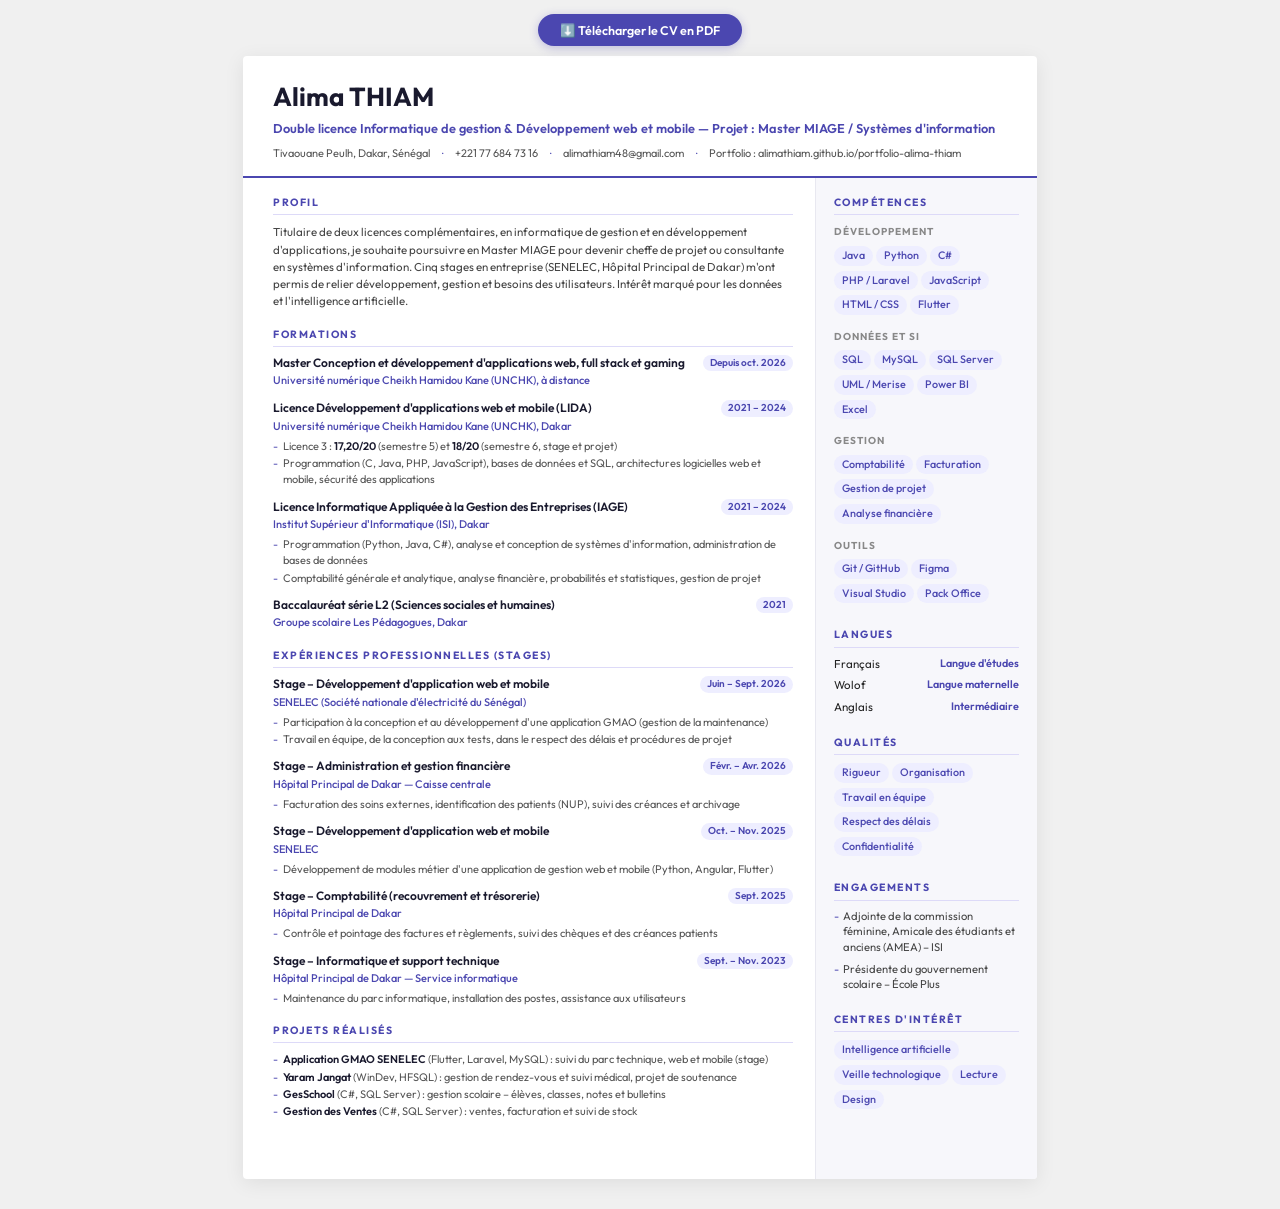
<file: CV_Etudes_Alima_Thiam.html>
<!DOCTYPE html>
<html lang="fr">
<head>
<meta charset="UTF-8">
<meta name="viewport" content="width=device-width, initial-scale=1.0">
<title>CV Études - Alima Thiam</title>
<link href="https://fonts.googleapis.com/css2?family=Outfit:wght@300;400;500;600;700&display=swap" rel="stylesheet">
<style>
* { margin:0; padding:0; box-sizing:border-box; }
body { font-family:'Outfit',sans-serif; background:#f0f0f0; color:#222; font-size:12px; line-height:1.45; }

@media print {
  @page { size: A4 portrait; margin: 0; }
  body { background:white; }
  .page { box-shadow:none; margin:0; border-radius:0; width:210mm !important; height:297mm !important; min-height:297mm !important; max-height:297mm !important; }
  .dl-btn { display:none !important; }
}

/* PAGE (A4 portrait) */
.page {
  width:210mm;
  min-height:297mm;
  max-height:297mm;
  margin:0 auto 30px;
  background:white;
  border-radius:4px;
  box-shadow:0 4px 20px rgba(0,0,0,0.08);
  overflow:hidden;
  display:flex;
  flex-direction:column;
}

/* HEADER */
.cv-header {
  padding:22px 30px 14px;
  border-bottom:2.5px solid #4b47b0;
}
.cv-header h1 { font-size:26px; font-weight:700; color:#1a1a2e; }
.cv-header .role { font-size:12.8px; color:#4b47b0; font-weight:600; margin-top:3px; }
.cv-header .contacts {
  display:flex; flex-wrap:wrap; gap:12px;
  margin-top:9px; font-size:11px; color:#555;
}
.cv-header .contacts > * + *::before { content:"·"; margin-right:12px; color:#4b47b0; }
.cv-header .contacts a { color:#555; text-decoration:none; }

/* BODY */
.cv-body { display:grid; grid-template-columns:1fr 222px; flex:1; }
.col-main { padding:17px 22px 14px 30px; }
.col-side {
  padding:17px 18px 14px 18px;
  background:#f7f7fb;
  border-left:1px solid #e8e8f0;
}

/* SECTION */
.sec { margin-bottom:17px; }
.sec:last-child { margin-bottom:0; }
.sec-title, .side-title {
  font-size:10.5px; font-weight:700; text-transform:uppercase;
  letter-spacing:1.5px; color:#4b47b0;
  border-bottom:1px solid #dddaf8;
  padding-bottom:4px; margin-bottom:8px;
}
.profil { font-size:11.5px; color:#444; line-height:1.5; }

/* ITEMS (formations, expériences, projets) */
.exp { margin-bottom:11px; }
.exp:last-child { margin-bottom:0; }
.exp-top { display:flex; justify-content:space-between; align-items:flex-start; gap:6px; }
.exp-title { font-size:12px; font-weight:600; color:#1a1a2e; line-height:1.25; }
.exp-date {
  font-size:10px; color:#4b47b0; font-weight:600;
  background:#eeeeff; padding:1px 7px; border-radius:12px;
  white-space:nowrap; flex-shrink:0;
}
.exp-co { font-size:11px; color:#4b47b0; font-weight:500; margin:2px 0 3px; }
.exp-bullets { list-style:none; }
.exp-bullets li {
  font-size:11px; color:#555; line-height:1.48;
  padding-left:10px; position:relative; margin-bottom:1px;
}
.exp-bullets li::before { content:"-"; position:absolute; left:0; color:#4b47b0; }
.exp-bullets strong { color:#1a1a2e; font-weight:600; }

/* SIDE */
.side-sec { margin-bottom:19px; }
.side-sec:last-child { margin-bottom:0; }
.side-sub {
  font-size:10px; font-weight:700; color:#888; margin:10px 0 6px;
  text-transform:uppercase; letter-spacing:1px;
}
.side-sub:first-of-type { margin-top:0; }
.tag {
  display:inline-block; background:#eeeeff; color:#4b47b0;
  font-size:10.8px; font-weight:500;
  padding:2px 8px; border-radius:12px;
  margin:0 3px 5px 0;
}
.lang { display:flex; justify-content:space-between; margin-bottom:5px; font-size:11.5px; }
.lang-lv { font-size:10.8px; color:#4b47b0; font-weight:600; }
.side-list { list-style:none; }
.side-list li { font-size:11.2px; color:#444; line-height:1.4; margin-bottom:6px; padding-left:9px; position:relative; }
.side-list li::before { content:"-"; position:absolute; left:0; color:#4b47b0; }

.dl-btn { text-align:center; padding:14px 0 10px; }
.dl-btn button {
  background:#4b47b0; color:white; border:none;
  padding:8px 22px; border-radius:20px; font-size:12.5px;
  font-family:'Outfit',sans-serif; font-weight:600; cursor:pointer;
  box-shadow:0 2px 10px rgba(75,71,176,0.3);
}
.dl-btn button:hover { opacity:0.85; }
</style>
</head>
<body>

<div class="dl-btn">
  <a href="CV_Etudes_Alima_Thiam.pdf" download="CV_Etudes_Alima_Thiam.pdf" style="text-decoration:none;">
    <button type="button">&#11015;&#65039; Télécharger le CV en PDF</button>
  </a>
</div>

<div class="page" id="cv-page">

  <!-- EN-TÊTE -->
  <div class="cv-header">
    <h1>Alima THIAM</h1>
    <div class="role">Double licence Informatique de gestion &amp; Développement web et mobile &mdash; Projet : Master MIAGE / Systèmes d'information</div>
    <div class="contacts">
      <span>Tivaouane Peulh, Dakar, Sénégal</span>
      <a href="tel:+221776847316">+221 77 684 73 16</a>
      <a href="mailto:alimathiam48@gmail.com">alimathiam48@gmail.com</a>
      <a href="https://alimathiam.github.io/portfolio-alima-thiam/" target="_blank">Portfolio : alimathiam.github.io/portfolio-alima-thiam</a>
    </div>
  </div>

  <div class="cv-body">

    <!-- COLONNE PRINCIPALE -->
    <div class="col-main">

      <div class="sec">
        <div class="sec-title">Profil</div>
        <p class="profil">
          Titulaire de deux licences complémentaires, en informatique de gestion et en développement d'applications,
          je souhaite poursuivre en Master MIAGE pour devenir cheffe de projet ou consultante en systèmes d'information.
          Cinq stages en entreprise (SENELEC, Hôpital Principal de Dakar) m'ont permis de relier développement,
          gestion et besoins des utilisateurs. Intérêt marqué pour les données et l'intelligence artificielle.
        </p>
      </div>

      <div class="sec">
        <div class="sec-title">Formations</div>

        <div class="exp">
          <div class="exp-top">
            <div class="exp-title">Master Conception et développement d'applications web, full stack et gaming</div>
            <div class="exp-date">Depuis oct. 2026</div>
          </div>
          <div class="exp-co">Université numérique Cheikh Hamidou Kane (UNCHK), à distance</div>
        </div>

        <div class="exp">
          <div class="exp-top">
            <div class="exp-title">Licence Développement d'applications web et mobile (LIDA)</div>
            <div class="exp-date">2021 &ndash; 2024</div>
          </div>
          <div class="exp-co">Université numérique Cheikh Hamidou Kane (UNCHK), Dakar</div>
          <ul class="exp-bullets">
            <li>Licence 3 : <strong>17,20/20</strong> (semestre 5) et <strong>18/20</strong> (semestre 6, stage et projet)</li>
            <li>Programmation (C, Java, PHP, JavaScript), bases de données et SQL, architectures logicielles web et mobile, sécurité des applications</li>
          </ul>
        </div>

        <div class="exp">
          <div class="exp-top">
            <div class="exp-title">Licence Informatique Appliquée à la Gestion des Entreprises (IAGE)</div>
            <div class="exp-date">2021 &ndash; 2024</div>
          </div>
          <div class="exp-co">Institut Supérieur d'Informatique (ISI), Dakar</div>
          <ul class="exp-bullets">
            <li>Programmation (Python, Java, C#), analyse et conception de systèmes d'information, administration de bases de données</li>
            <li>Comptabilité générale et analytique, analyse financière, probabilités et statistiques, gestion de projet</li>
          </ul>
        </div>

        <div class="exp">
          <div class="exp-top">
            <div class="exp-title">Baccalauréat série L2 (Sciences sociales et humaines)</div>
            <div class="exp-date">2021</div>
          </div>
          <div class="exp-co">Groupe scolaire Les Pédagogues, Dakar</div>
        </div>
      </div>

      <div class="sec">
        <div class="sec-title">Expériences professionnelles (stages)</div>

        <div class="exp">
          <div class="exp-top">
            <div class="exp-title">Stage &ndash; Développement d'application web et mobile</div>
            <div class="exp-date">Juin &ndash; Sept. 2026</div>
          </div>
          <div class="exp-co">SENELEC (Société nationale d'électricité du Sénégal)</div>
          <ul class="exp-bullets">
            <li>Participation à la conception et au développement d'une application GMAO (gestion de la maintenance)</li>
            <li>Travail en équipe, de la conception aux tests, dans le respect des délais et procédures de projet</li>
          </ul>
        </div>

        <div class="exp">
          <div class="exp-top">
            <div class="exp-title">Stage &ndash; Administration et gestion financière</div>
            <div class="exp-date">Févr. &ndash; Avr. 2026</div>
          </div>
          <div class="exp-co">Hôpital Principal de Dakar &mdash; Caisse centrale</div>
          <ul class="exp-bullets">
            <li>Facturation des soins externes, identification des patients (NUP), suivi des créances et archivage</li>
          </ul>
        </div>

        <div class="exp">
          <div class="exp-top">
            <div class="exp-title">Stage &ndash; Développement d'application web et mobile</div>
            <div class="exp-date">Oct. &ndash; Nov. 2025</div>
          </div>
          <div class="exp-co">SENELEC</div>
          <ul class="exp-bullets">
            <li>Développement de modules métier d'une application de gestion web et mobile (Python, Angular, Flutter)</li>
          </ul>
        </div>

        <div class="exp">
          <div class="exp-top">
            <div class="exp-title">Stage &ndash; Comptabilité (recouvrement et trésorerie)</div>
            <div class="exp-date">Sept. 2025</div>
          </div>
          <div class="exp-co">Hôpital Principal de Dakar</div>
          <ul class="exp-bullets">
            <li>Contrôle et pointage des factures et règlements, suivi des chèques et des créances patients</li>
          </ul>
        </div>

        <div class="exp">
          <div class="exp-top">
            <div class="exp-title">Stage &ndash; Informatique et support technique</div>
            <div class="exp-date">Sept. &ndash; Nov. 2023</div>
          </div>
          <div class="exp-co">Hôpital Principal de Dakar &mdash; Service informatique</div>
          <ul class="exp-bullets">
            <li>Maintenance du parc informatique, installation des postes, assistance aux utilisateurs</li>
          </ul>
        </div>
      </div>

      <div class="sec">
        <div class="sec-title">Projets réalisés</div>
        <ul class="exp-bullets">
          <li><strong>Application GMAO SENELEC</strong> (Flutter, Laravel, MySQL) : suivi du parc technique, web et mobile (stage)</li>
          <li><strong>Yaram Jangat</strong> (WinDev, HFSQL) : gestion de rendez-vous et suivi médical, projet de soutenance</li>
          <li><strong>GesSchool</strong> (C#, SQL Server) : gestion scolaire – élèves, classes, notes et bulletins</li>
          <li><strong>Gestion des Ventes</strong> (C#, SQL Server) : ventes, facturation et suivi de stock</li>
        </ul>
      </div>

    </div>

    <!-- COLONNE LATÉRALE -->
    <div class="col-side">

      <div class="side-sec">
        <div class="side-title">Compétences</div>
        <div class="side-sub">Développement</div>
        <span class="tag">Java</span><span class="tag">Python</span><span class="tag">C#</span><span class="tag">PHP / Laravel</span><span class="tag">JavaScript</span><span class="tag">HTML / CSS</span><span class="tag">Flutter</span>
        <div class="side-sub">Données et SI</div>
        <span class="tag">SQL</span><span class="tag">MySQL</span><span class="tag">SQL Server</span><span class="tag">UML / Merise</span><span class="tag">Power BI</span><span class="tag">Excel</span>
        <div class="side-sub">Gestion</div>
        <span class="tag">Comptabilité</span><span class="tag">Facturation</span><span class="tag">Gestion de projet</span><span class="tag">Analyse financière</span>
        <div class="side-sub">Outils</div>
        <span class="tag">Git / GitHub</span><span class="tag">Figma</span><span class="tag">Visual Studio</span><span class="tag">Pack Office</span>
      </div>

      <div class="side-sec">
        <div class="side-title">Langues</div>
        <div class="lang"><span>Français</span><span class="lang-lv">Langue d'études</span></div>
        <div class="lang"><span>Wolof</span><span class="lang-lv">Langue maternelle</span></div>
        <div class="lang"><span>Anglais</span><span class="lang-lv">Intermédiaire</span></div>
      </div>

      <div class="side-sec">
        <div class="side-title">Qualités</div>
        <span class="tag">Rigueur</span><span class="tag">Organisation</span><span class="tag">Travail en équipe</span><span class="tag">Respect des délais</span><span class="tag">Confidentialité</span>
      </div>

      <div class="side-sec">
        <div class="side-title">Engagements</div>
        <ul class="side-list">
          <li>Adjointe de la commission féminine, Amicale des étudiants et anciens (AMEA) &ndash; ISI</li>
          <li>Présidente du gouvernement scolaire &ndash; École Plus</li>
        </ul>
      </div>

      <div class="side-sec">
        <div class="side-title">Centres d'intérêt</div>
        <span class="tag">Intelligence artificielle</span><span class="tag">Veille technologique</span><span class="tag">Lecture</span><span class="tag">Design</span>
      </div>

    </div>
  </div>
</div>

</body>
</html>
</file>
